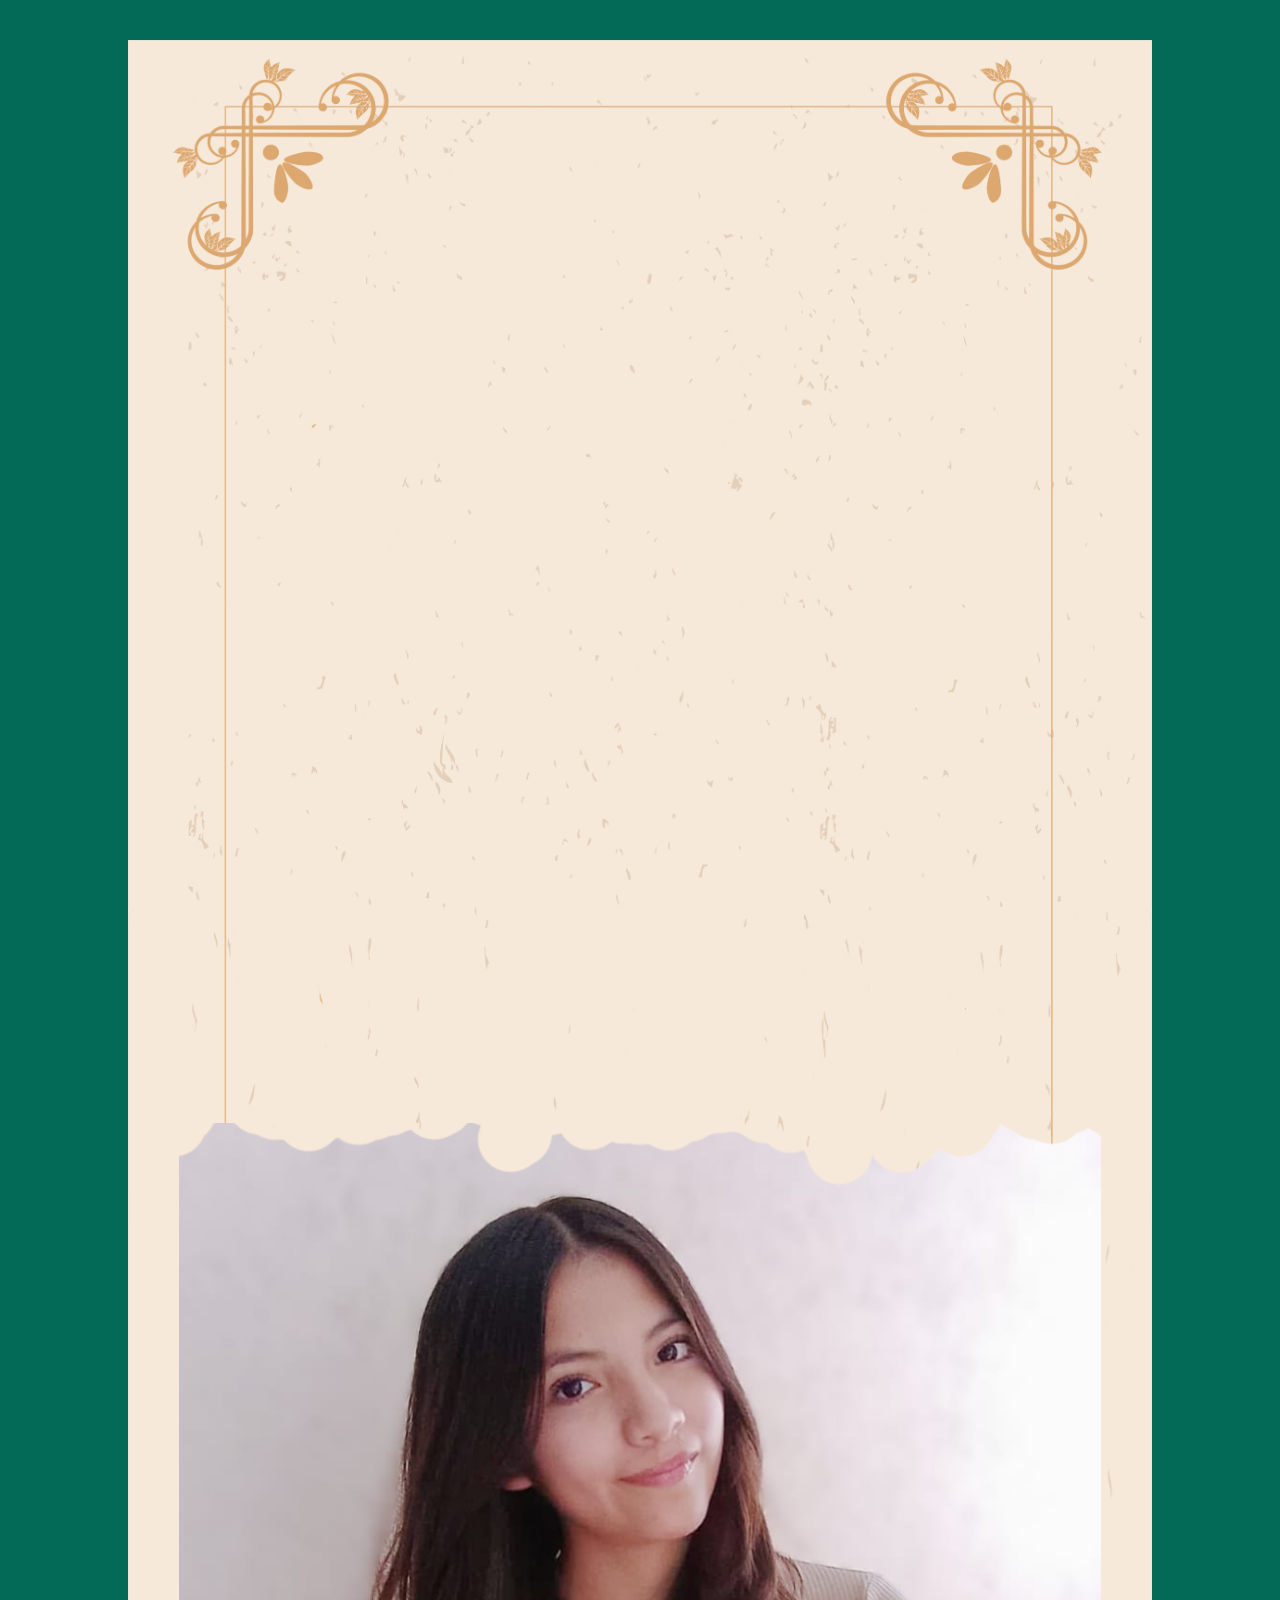
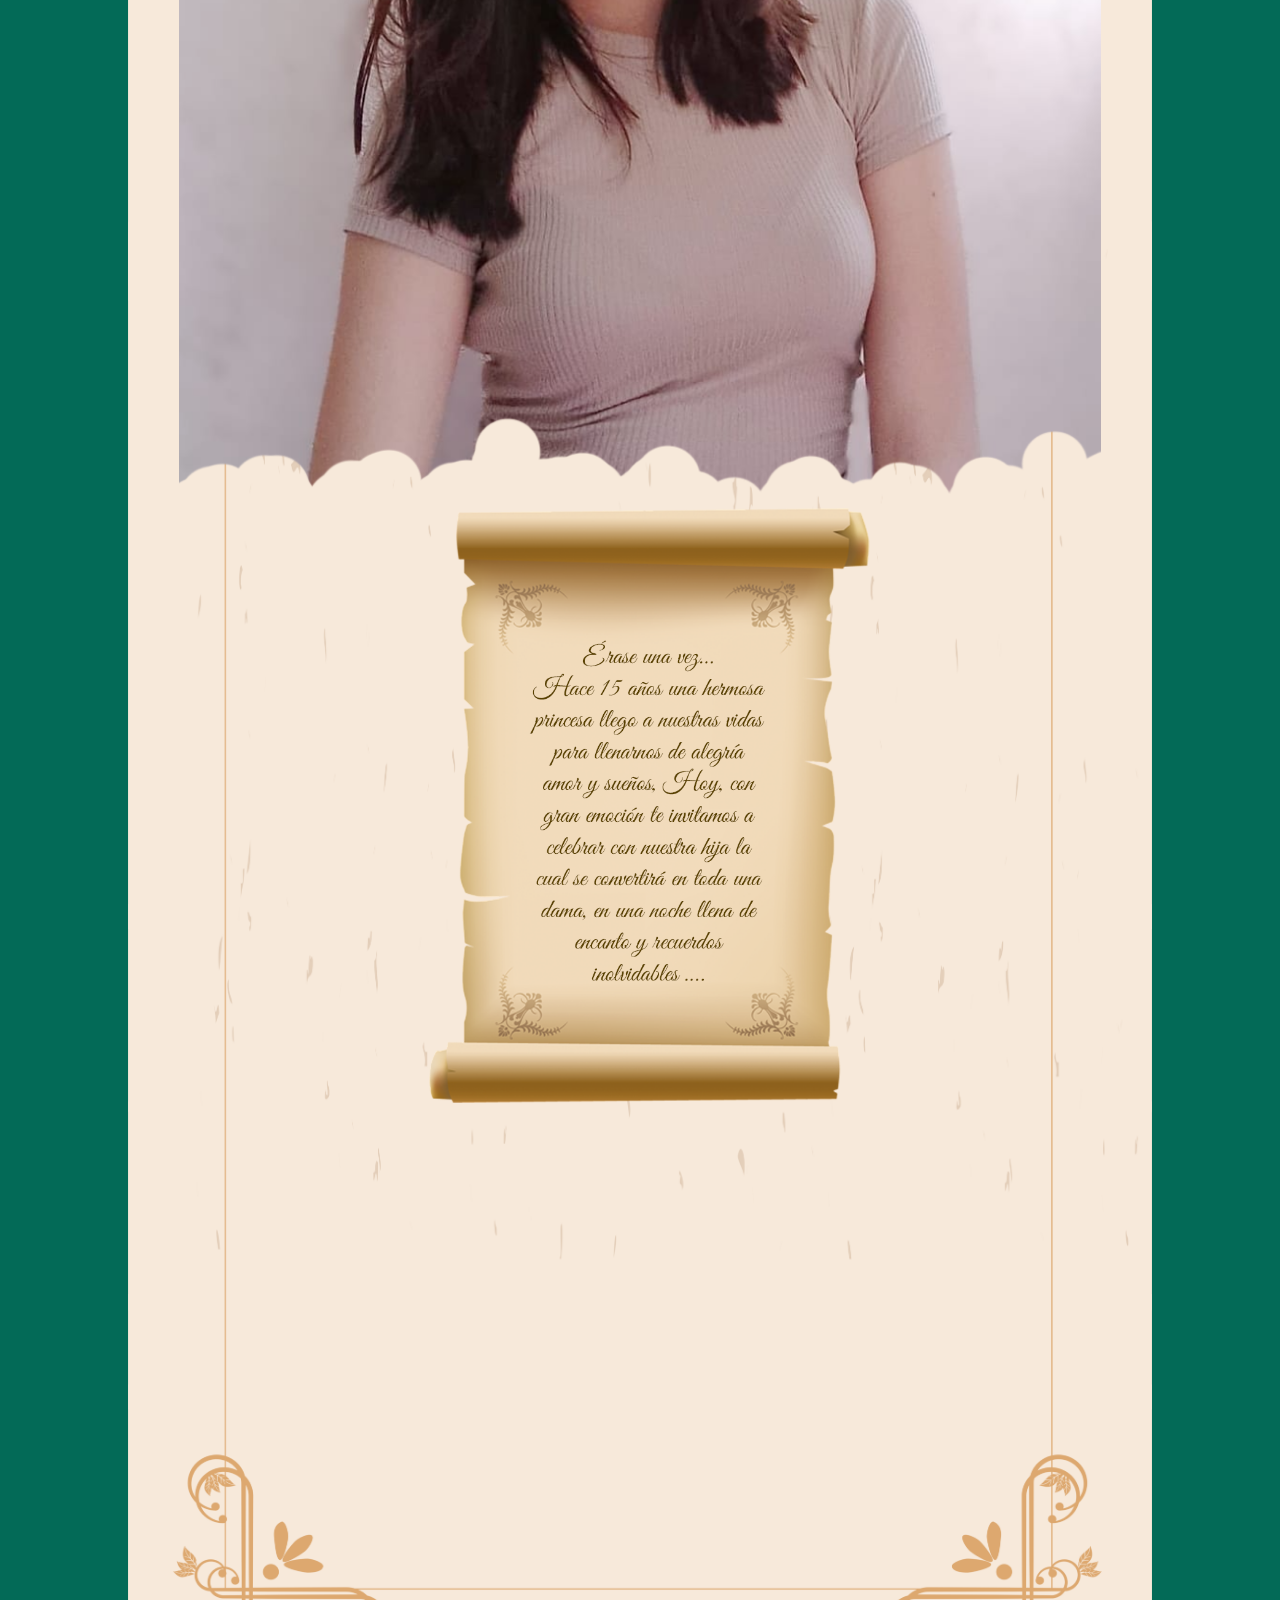
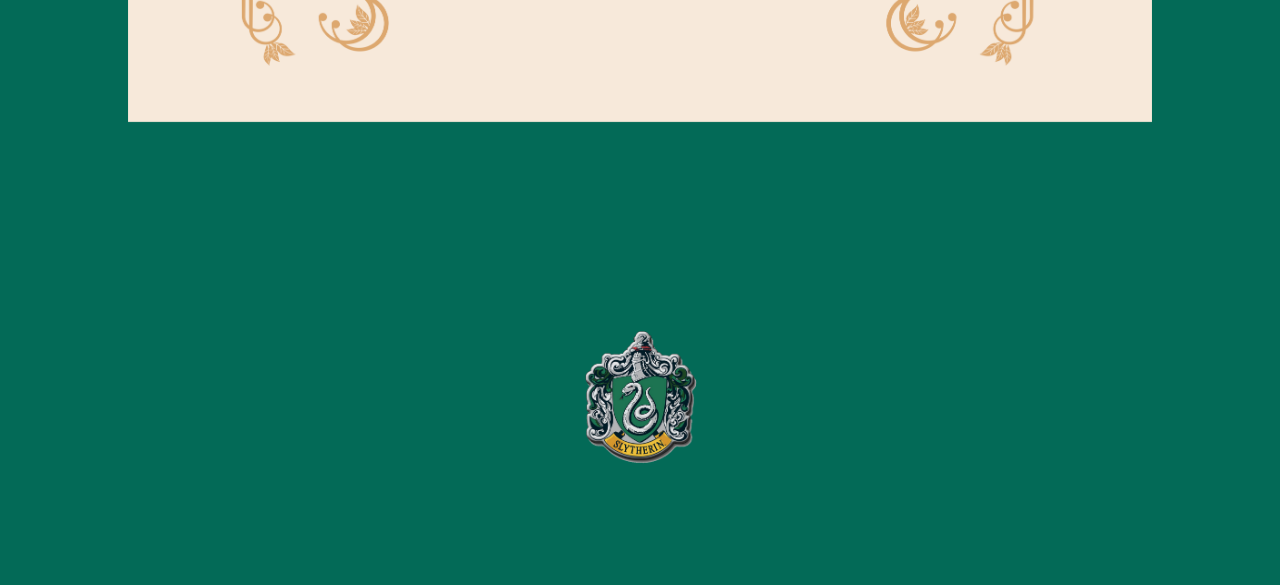
<file: index.html>
<!DOCTYPE html>
<html lang="es">
  <head>
    <meta charset="UTF-8" />
    <meta name="viewport" content="width=device-width, initial-scale=1.0" />
    <link rel="stylesheet" href="./styles/style.css" />
    <link rel="preconnect" href="https://fonts.googleapis.com" />
    <link rel="preconnect" href="https://fonts.gstatic.com" crossorigin />
    <link
      href="https://fonts.googleapis.com/css2?family=Great+Vibes&display=swap"
      rel="stylesheet"
    />
    <title>Mis XV</title>
  </head>
  <body>
    <div class="container">
      <div class="invitation">
        <h1 class="title">Mis XV años</h1>
        <p class="name">Mahetzy</p>
        <p class="lastname">Estrada Rodriguez</p>
        <p class="date">Junio 7, 2025</p>
        <p class="parents-title">Mis padres:</p>
        <p class="parents">Adriana Rodriguez e Isaac Estrada</p>
        <p class="parents-title">Mis Padrinos:</p>
        <p class="parents">Yaneth Arellano y Jose Luis Garcia</p>
        <img class="persona" src="./img/nina.png" alt="persona" />
        <img class="scroll" src="./img/scroll2.png" alt="pergamino" />
        <h1 class="title">Lugar</h1>
        <iframe src="https://www.google.com/maps/embed?pb=!1m18!1m12!1m3!1d933.1442228666434!2d-99.81756530724284!3d20.68678582211616!2m3!1f0!2f0!3f0!3m2!1i1024!2i768!4f13.1!3m3!1m2!1s0x85d383894e369733%3A0xd4699dd8d2e82776!2sC.%20Fuentes%20y%20Pueblo%20Nuevo%2047%2C%20San%20Diego%2C%2076505%20Cadereyta%20de%20Montes%2C%20Qro.!5e0!3m2!1ses-419!2smx!4v1746329364377!5m2!1ses-419!2smx" width="600" height="450" style="border:0;" allowfullscreen="" loading="lazy" referrerpolicy="no-referrer-when-downgrade"></iframe>
        <p class="assist">Es necesario confirmar asistencia</p>
        <button>Confirmar Asistencia</button>
        <img class="logo" src="./img/slitheryn.png" alt="logo slytherin" />
      </div>
    </div>
  </body>
</html>
</file>
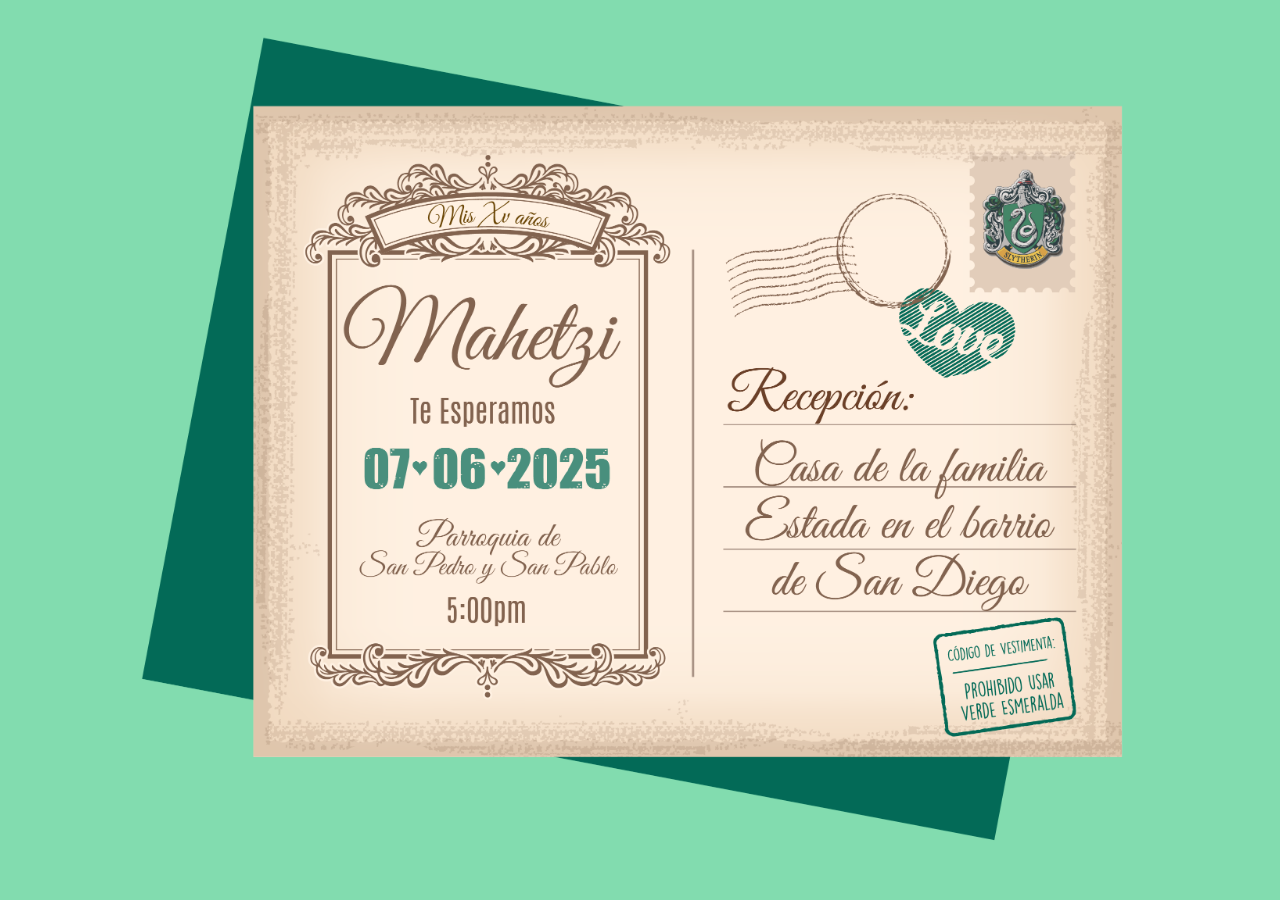
<file: assist.html>
<!DOCTYPE html>
<html lang="en">
<head>
    <meta charset="UTF-8">
    <meta name="viewport" content="width=device-width, initial-scale=1.0">
    <title>Asistencia Confirmada</title>
</head>
<body style="background-color: #82dcaf;">
    <img src="./img/postal.png" alt="Postal" style="width: 80%; height: auto; display: block; margin: 0 auto;">
</body>
</html>
</file>
<file: styles/style.css>
* {
  margin: 0;
  padding: 0;
  font-family: "Great Vibes";
}

body {
  background: #036a57;
  height: auto;
  margin: 0;
}

.container {
  background: url(../img/container4-1.png) no-repeat;
  background-size: contain;
  background-position: top center;
  width: 80vw; /* Se mantiene flexible */
  max-width: 1500px; /* No sobrepasa los 1500px */
  display: flex;
  flex-direction: column;
  align-items: center;
  height: auto;
  min-height: 100vh; /* Solo ocupa la pantalla completa si no hay contenido */
  margin: 40px auto;
  padding: 0;
  position: relative; /* Necesario para que `.logo` se posicione correctamente */
}

.invitation {
  width: 60%;
  height: auto;
  display: flex;
  flex-direction: column;
  margin-top: 15%;
  justify-content: center;
  align-items: center;
}

.title {
  font-size: clamp(2rem, 5vw, 4rem);
  color: #7c4508;
}

.name {
  margin-top: 40px;
  display: block;
  color: #036a57;
  font-size: clamp(4rem, 12vw, 10rem);
}

.lastname {
  display: block;
  color: #036a57;
  font-size: clamp(2rem, 6vw, 5rem);
  font-weight: 700;
}

.date {
  color: #7c4508;
  font-size: clamp(2rem, 5vw, 4rem);
  padding-top: 20px;
  font-weight: 500;
}

.parents-title {
  padding-top: 40px;
  color: #036a57;
  font-size: clamp(2rem, 5vw, 4rem);
}

.parents {
  color: #7c4508;
  font-size: clamp(1.5rem, 4vw, 3rem);
  padding-top: 20px;
}

.assist {
  padding-top: 40px;
  color: #dda86f;
  font-size: clamp(1.5rem, 4vw, 3rem);
  padding-bottom: 60px;
}

.audio {
  background: none;
  color:#036a57;
  border: none;
}

button {
  padding: 20px;
  width: clamp(150px, 25%, 300px);
  background-color: #036a57;
  color: #d6d5d4;
  border: none;
  border-radius: 10px;
  font-family: Arial, Helvetica, sans-serif;
  font-size: clamp(1rem, 2vw, 1.5rem);
  font-weight: 700;
  cursor: pointer;
  margin-bottom: 250px;
}

.frase {
  color: #7c4508;
  font-size: clamp(1.5rem, 4vw, 3rem);
  padding-top: 20px;
  font-weight: 500;
  font-family: 'dancing script', cursive;
  text-align: center;
}

button:hover {
  background-color: #03a184;
}

.logo {
  width: 15vw; /* Más flexible en tamaño */
  max-width: 150px; /* Evita que sea demasiado grande en pantallas grandes */
  height: auto;
  position: absolute;
  bottom: 2%; /* Mantiene la imagen en la parte inferior */
  left: 50%; /* La centra */
  transform: translateX(-50%); /* Ajusta la posición al centro */
}

a {
  display: flex;
  justify-content: center;
  align-items: center;
  text-decoration: none;
}	

.scroll {
  width: 100%;
  height: auto;
}

.persona {
  margin-top: 20px;
  width: 150%;
  height: auto;
}

.countdown {
  color: #7c4508;
  font-size: clamp(2rem, 5vw, 4rem);
  display: flex;
  font-size: 2rem;
  font-weight: 700;
  justify-content: center;
  align-items: center;
  margin-top: 20px;
}

@keyframes fadeIn {
  from {
    opacity: 0;
    transform: translateY(20px);
  }
  to {
    opacity: 1;
    transform: translateY(0);
  }
}

.invitation p,
.invitation h1,
.invitation button {
  opacity: 0;
  transform: translateY(20px);
  animation: fadeIn 1s ease-in-out forwards;
}

/* Corrección usando nth-child para que aparezcan correctamente */
.invitation h1 {
  animation-delay: 0.5s;
}
.invitation .name {
  animation-delay: 1s;
}
.invitation .lastname {
  animation-delay: 1.5s;
}
.invitation .date {
  animation-delay: 2s;
}
.invitation p:nth-child(5) {
  animation-delay: 2.5s;
} /* Mis padres */
.invitation p:nth-child(6) {
  animation-delay: 3s;
} /* Nombre de los padres */
.invitation p:nth-child(7) {
  animation-delay: 3.5s;
} /* Mis padrinos */
.invitation p:nth-child(8) {
  animation-delay: 4s;
} /* Nombre de los padrinos */
.invitation .assist {
  animation-delay: 4.5s;
}
.invitation button {
  animation-delay: 5s;
}

@media (max-width: 1194px) {
  .container {
    background: url("../img/container-3-1.png") no-repeat;
    background-size: contain;
    background-position: top center;
    width: 95%;
  }

  .name {
    font-size: clamp(3rem, 10vw, 8rem);
  }

  .lastname {
    font-size: clamp(1.5rem, 5vw, 4rem);
  }

  .logo {
    width: 20vw;
    max-width: 100px;
  }

  button {
    width: clamp(120px, 50%, 250px);
  }

  .parents-title {
    padding-top: 40px;
    color: #dda86f;
    font-size: clamp(2rem, 5vw, 4rem);
  }

  .parents {
    color: #7c4508;
    font-size: clamp(1.5rem, 4vw, 2.5rem);
    padding-top: 20px;
  }

  .assist {
    padding-top: 40px;
    color: #dda86f;
    font-size: clamp(1.5rem, 4vw, 3rem);
    padding-bottom: 60px;
  }

  .date {
    color: #7c4508;
    font-size: clamp(2rem, 5vw, 4rem);
    padding-top: 20px;
    font-weight: 500;
  }
}

@media (max-width: 600px) {
  .container {
    background: url("../img/container\ 2.png") no-repeat;
    background-size: contain;
    background-position: top center;
    width: 95%;
  }

  .name {
    font-size: clamp(3rem, 10vw, 8rem);
  }

  .lastname {
    font-size: clamp(1.5rem, 5vw, 4rem);
  }

  .logo {
    width: 20vw;
    max-width: 100px;
  }

  button {
    width: clamp(120px, 50%, 250px);
  }

  .parents-title {
    padding-top: 40px;
    color: #dda86f;
    font-size: clamp(2rem, 5vw, 4rem);
  }

  .parents {
    color: #7c4508;
    font-size: clamp(1.5rem, 4vw, 3rem);
    padding-top: 20px;
  }

  .assist {
    padding-top: 40px;
    color: #dda86f;
    font-size: clamp(1.5rem, 4vw, 3rem);
    padding-bottom: 60px;
  }

  .date {
    color: #7c4508;
    font-size: clamp(2rem, 5vw, 4rem);
    padding-top: 20px;
    font-weight: 500;
  }
}


/* Media query para pantallas pequeñas */
</file>
